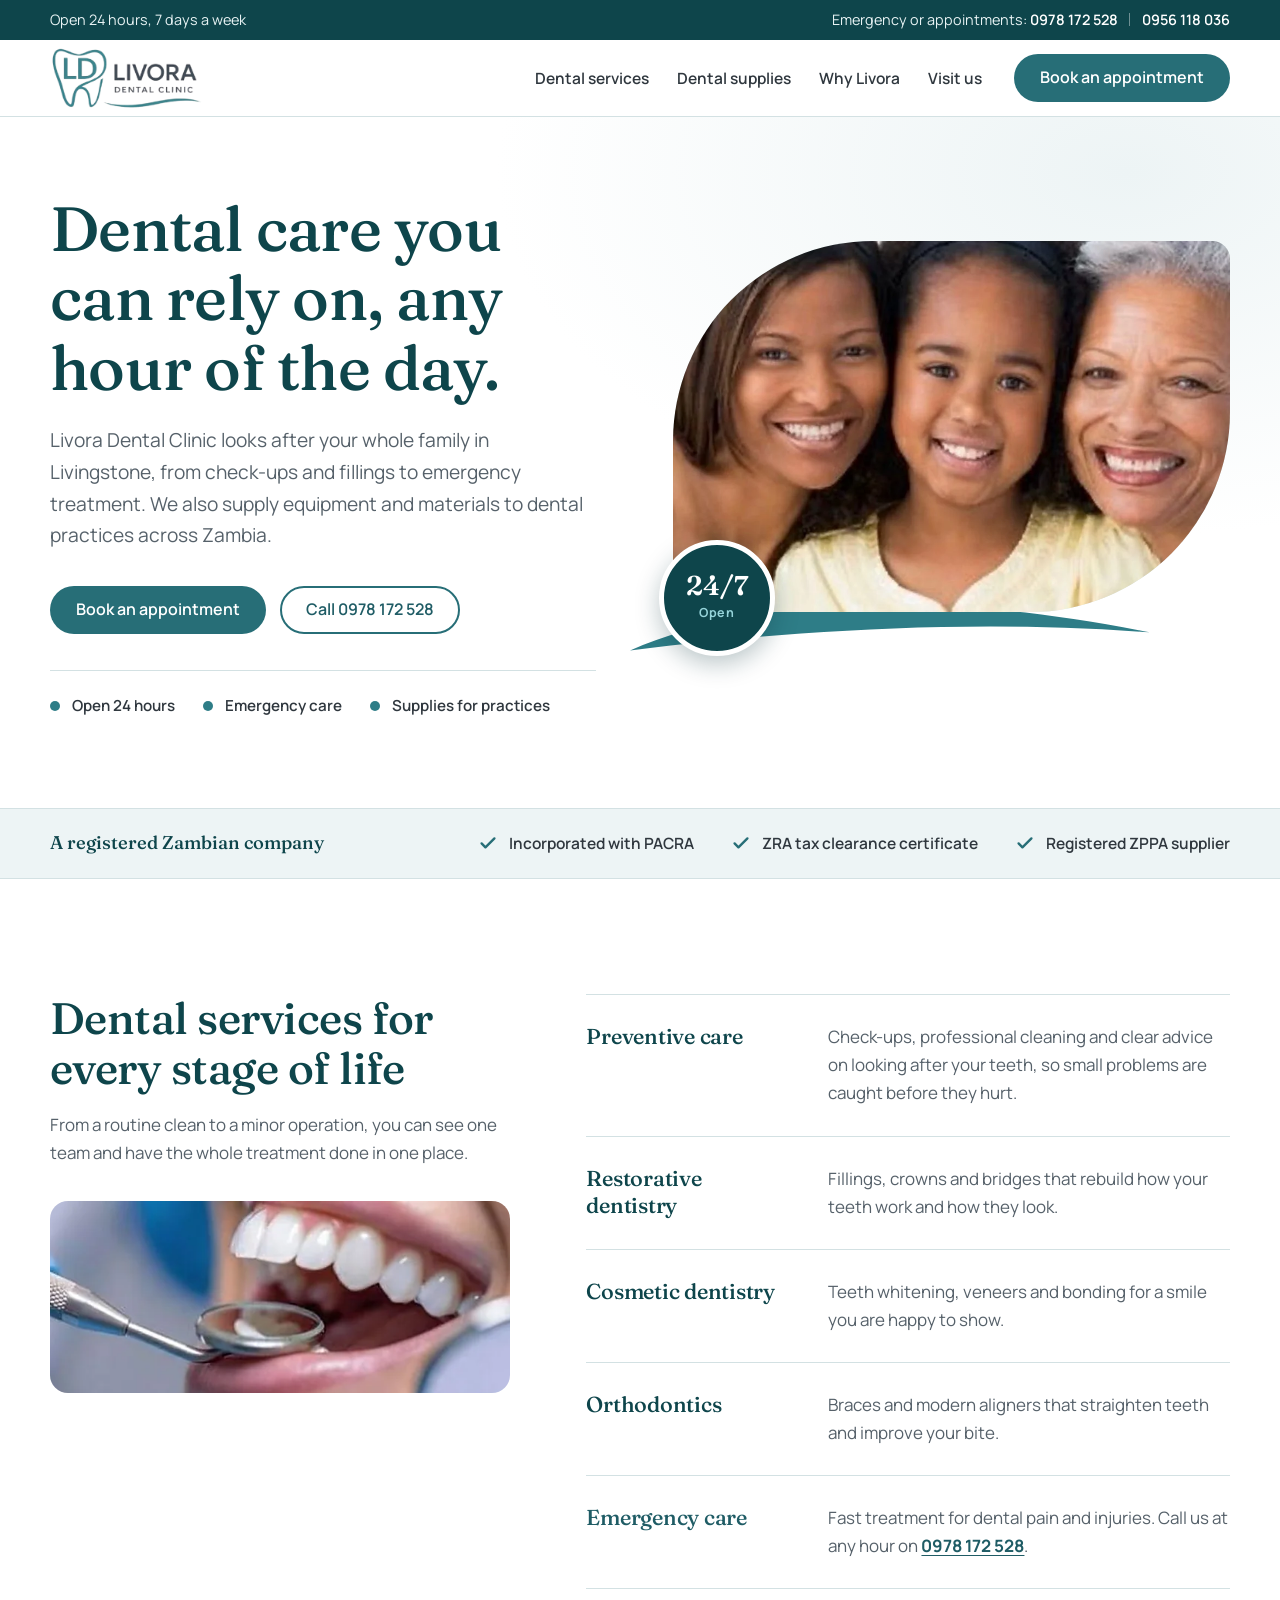
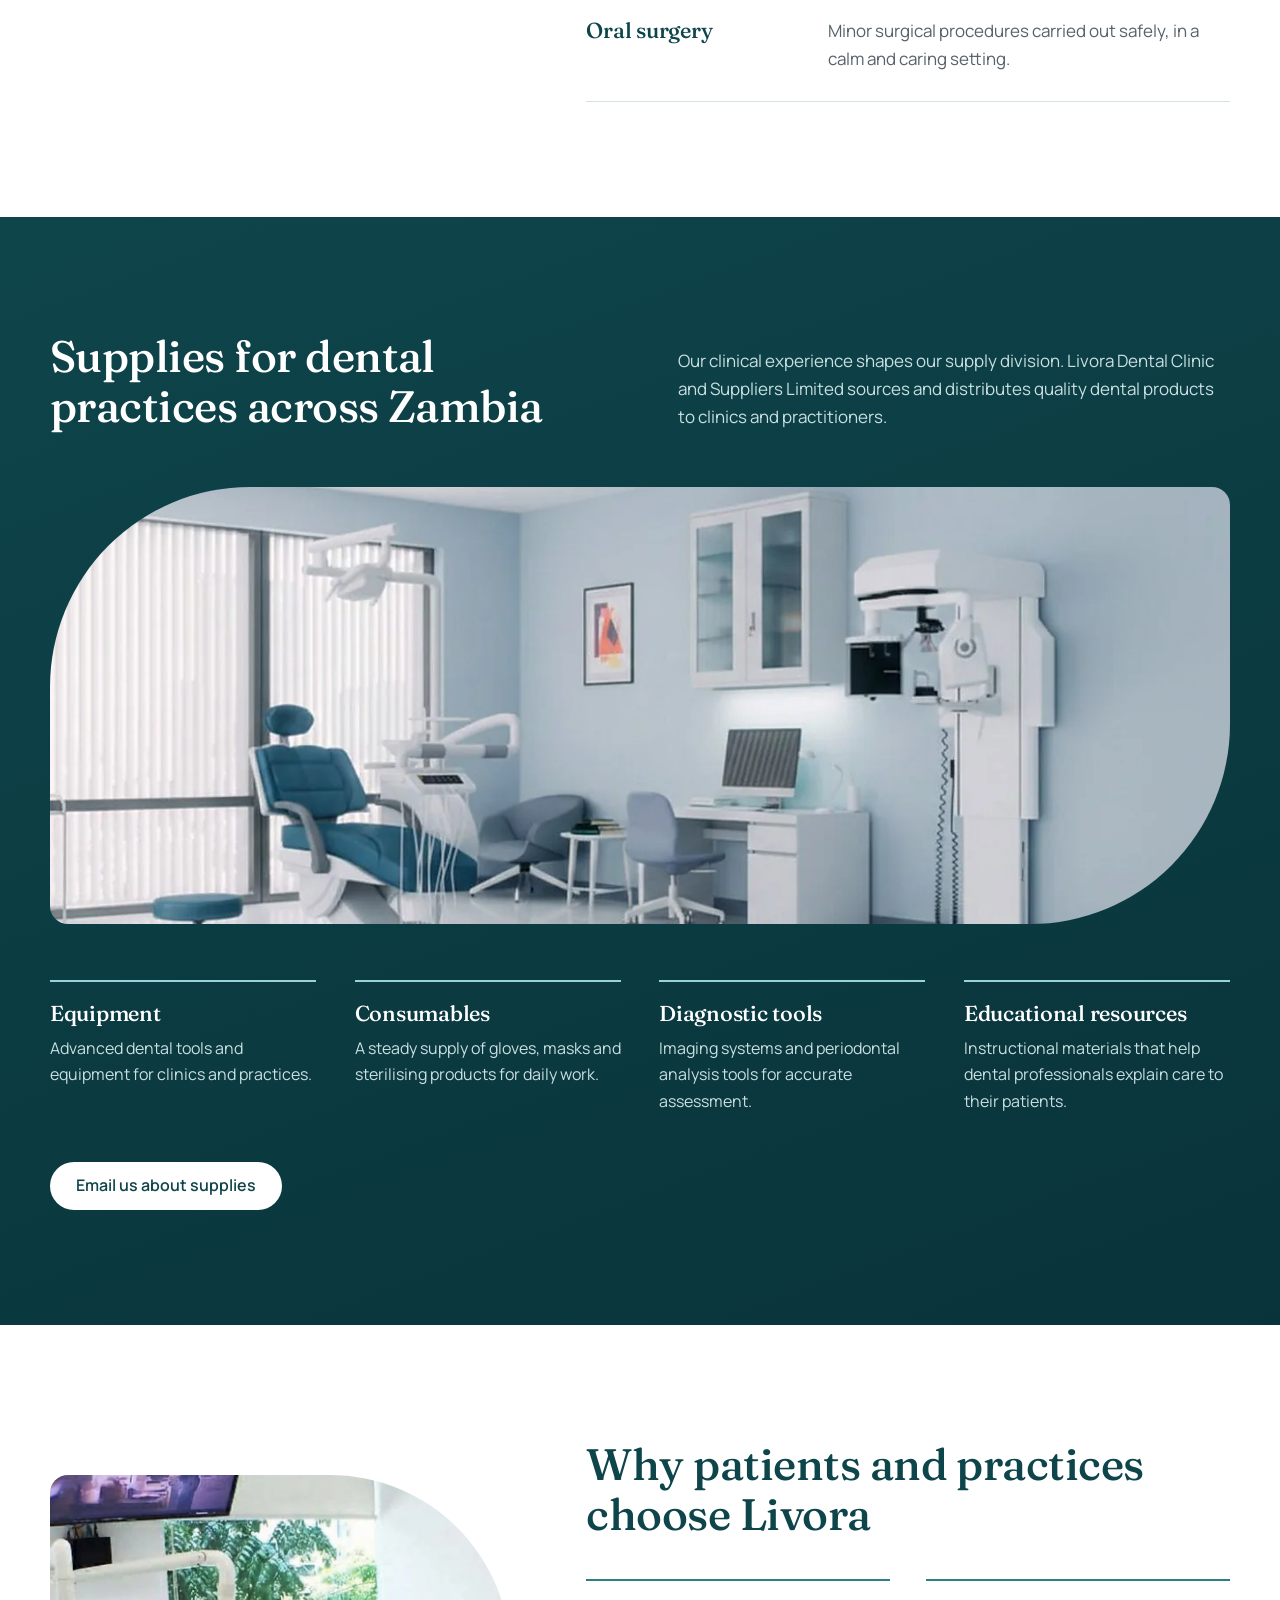
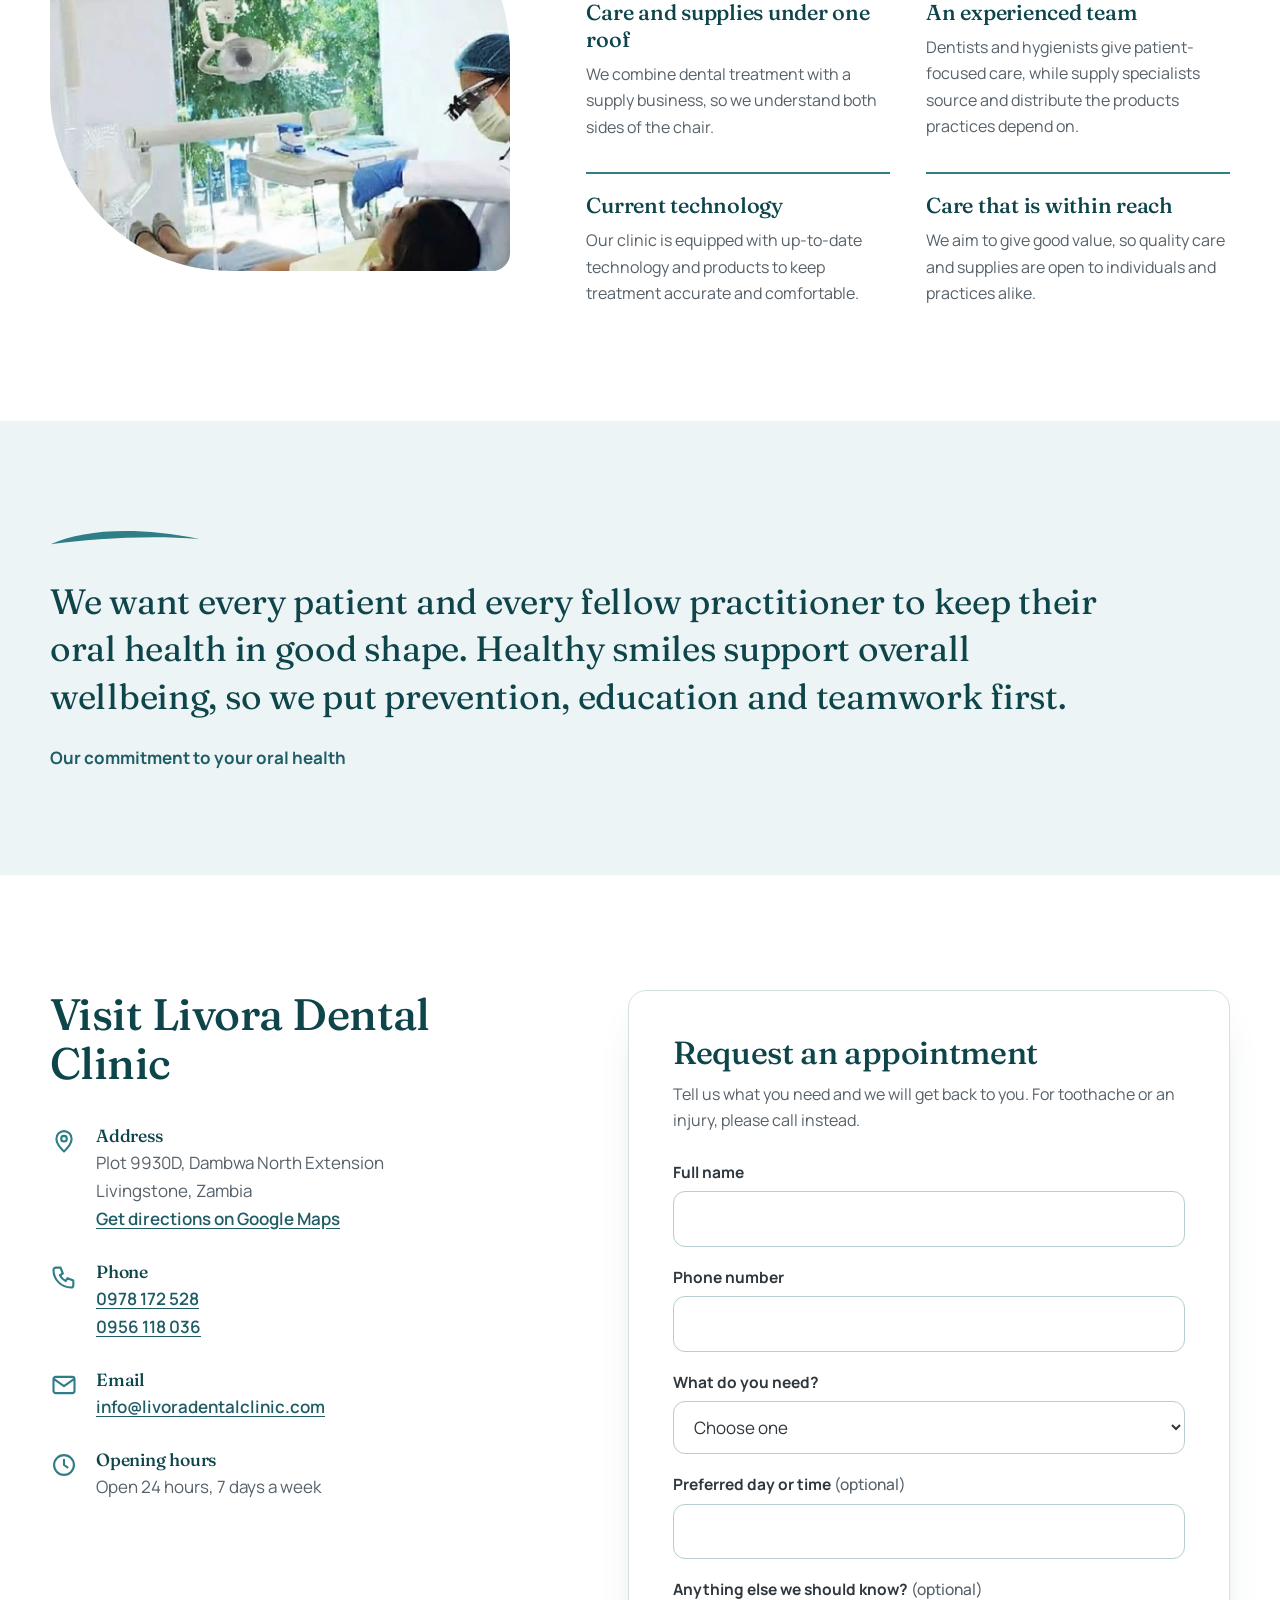
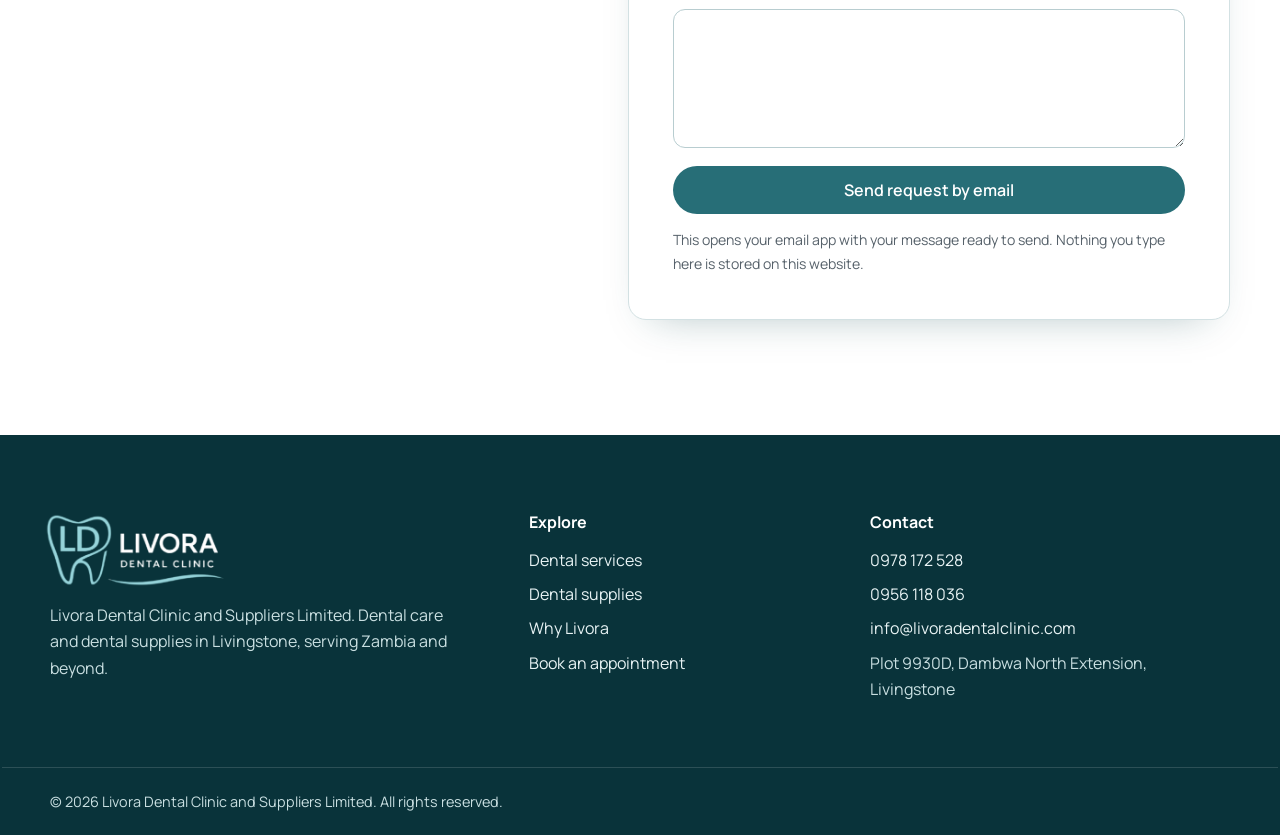
<file: index.html>
<!doctype html>
<html lang="en">
<head>
<meta charset="utf-8">
<meta name="viewport" content="width=device-width, initial-scale=1">
<meta http-equiv="Content-Security-Policy" content="default-src 'none'; script-src 'self'; style-src 'self'; img-src 'self'; font-src 'self'; manifest-src 'self'; base-uri 'none'; form-action 'none'">
<meta name="referrer" content="strict-origin-when-cross-origin">
<title>Livora Dental Clinic | Dentist and dental supplies in Livingstone, Zambia</title>
<meta name="description" content="Livora Dental Clinic in Livingstone offers check-ups, fillings, crowns, whitening, braces, emergency care and oral surgery, and supplies dental equipment and materials across Zambia. Open 24/7.">
<meta name="theme-color" content="#0e454b">
<meta property="og:type" content="website">
<meta property="og:title" content="Livora Dental Clinic, Livingstone">
<meta property="og:description" content="Dental care for the whole family and dental supplies for practices across Zambia. Open 24/7.">
<meta property="og:image" content="assets/img/og.jpg">
<meta name="twitter:card" content="summary_large_image">
<link rel="icon" type="image/png" sizes="32x32" href="assets/img/favicon-32.png">
<link rel="apple-touch-icon" href="assets/img/apple-touch-icon.png">
<link rel="preload" href="assets/fonts/manrope-latin-wght-normal.woff2" as="font" type="font/woff2" crossorigin>
<link rel="preload" href="assets/fonts/fraunces-latin-wght-normal.woff2" as="font" type="font/woff2" crossorigin>
<link rel="stylesheet" href="assets/css/styles.css">
<script src="assets/js/main.js" defer></script>
<script type="application/ld+json">
{
  "@context": "https://schema.org",
  "@type": "Dentist",
  "name": "Livora Dental Clinic",
  "legalName": "Livora Dental Clinic and Suppliers Limited",
  "email": "info@livoradentalclinic.com",
  "telephone": ["+260978172528", "+260956118036"],
  "address": {
    "@type": "PostalAddress",
    "streetAddress": "Plot 9930D, Dambwa North Extension",
    "addressLocality": "Livingstone",
    "addressRegion": "Southern Province",
    "addressCountry": "ZM"
  },
  "openingHoursSpecification": {
    "@type": "OpeningHoursSpecification",
    "dayOfWeek": ["Monday","Tuesday","Wednesday","Thursday","Friday","Saturday","Sunday"],
    "opens": "00:00",
    "closes": "23:59"
  }
}
</script>
</head>
<body>
<a class="skip" href="#main">Skip to content</a>

<div class="topbar">
  <div class="wrap topbar-in">
    <p class="topbar-open">Open 24 hours, 7 days a week</p>
    <p class="topbar-call"><span class="topbar-label">Emergency or appointments:</span>
      <a href="tel:+260978172528">0978 172 528</a>
      <span class="sep" aria-hidden="true"></span>
      <a href="tel:+260956118036">0956 118 036</a>
    </p>
  </div>
</div>

<header class="site-header">
  <div class="wrap header-in">
    <a class="brand" href="#top" aria-label="Livora Dental Clinic, home">
      <img src="assets/img/logo.png" width="398" height="165" alt="Livora Dental Clinic">
    </a>
    <button class="nav-toggle" id="nav-toggle" type="button" aria-expanded="false" aria-controls="site-nav">
      <span class="bars" aria-hidden="true"></span>
      <span class="sr-only">Open menu</span>
    </button>
    <nav class="site-nav" id="site-nav" aria-label="Main">
      <ul>
        <li><a href="#services">Dental services</a></li>
        <li><a href="#supplies">Dental supplies</a></li>
        <li><a href="#why">Why Livora</a></li>
        <li><a href="#visit">Visit us</a></li>
      </ul>
      <a class="btn btn-solid nav-cta" href="#book">Book an appointment</a>
    </nav>
  </div>
</header>

<main id="main">

<!-- Hero -->
<section class="hero" id="top">
  <div class="wrap hero-in">
    <div class="hero-copy">
      <h1>Dental care you can rely on, any hour of the day.</h1>
      <p class="lead">Livora Dental Clinic looks after your whole family in Livingstone, from check-ups and fillings to emergency treatment. We also supply equipment and materials to dental practices across Zambia.</p>
      <div class="actions">
        <a class="btn btn-solid" href="#book">Book an appointment</a>
        <a class="btn btn-line" href="tel:+260978172528">Call 0978 172 528</a>
      </div>
      <ul class="hero-facts">
        <li>Open 24 hours</li>
        <li>Emergency care</li>
        <li>Supplies for practices</li>
      </ul>
    </div>
    <div class="hero-media">
      <svg class="swoosh" viewBox="0 0 520 90" preserveAspectRatio="none" aria-hidden="true" focusable="false">
        <path d="M2 70 C 120 18, 300 8, 518 52 C 330 38, 150 52, 2 70 Z" fill="currentColor"/>
      </svg>
      <div class="hero-photo">
        <img src="assets/img/family.webp" width="1260" height="679" fetchpriority="high" alt="A mother, her daughter and her grandmother smiling together">
      </div>
      <div class="badge" role="img" aria-label="Open 24 hours, 7 days a week">
        <span class="badge-big">24/7</span>
        <span class="badge-small">Open</span>
      </div>
    </div>
  </div>
</section>

<!-- Credentials -->
<section class="trust" aria-label="Registrations">
  <div class="wrap trust-in">
    <p class="trust-lead">A registered Zambian company</p>
    <ul>
      <li><svg viewBox="0 0 24 24" aria-hidden="true" focusable="false"><path d="M5 12.5l4.2 4.2L19 7"/></svg>Incorporated with PACRA</li>
      <li><svg viewBox="0 0 24 24" aria-hidden="true" focusable="false"><path d="M5 12.5l4.2 4.2L19 7"/></svg>ZRA tax clearance certificate</li>
      <li><svg viewBox="0 0 24 24" aria-hidden="true" focusable="false"><path d="M5 12.5l4.2 4.2L19 7"/></svg>Registered ZPPA supplier</li>
    </ul>
  </div>
</section>

<!-- Services -->
<section class="section" id="services">
  <div class="wrap services-in">
    <div class="services-intro">
      <h2>Dental services for every stage of life</h2>
      <p>From a routine clean to a minor operation, you can see one team and have the whole treatment done in one place.</p>
      <img class="rounded-wide" src="assets/img/dental-care.webp" width="1001" height="257" loading="lazy" alt="A dentist examining a patient's teeth with a mirror">
    </div>
    <div class="services-list">
      <article class="svc">
        <h3>Preventive care</h3>
        <p>Check-ups, professional cleaning and clear advice on looking after your teeth, so small problems are caught before they hurt.</p>
      </article>
      <article class="svc">
        <h3>Restorative dentistry</h3>
        <p>Fillings, crowns and bridges that rebuild how your teeth work and how they look.</p>
      </article>
      <article class="svc">
        <h3>Cosmetic dentistry</h3>
        <p>Teeth whitening, veneers and bonding for a smile you are happy to show.</p>
      </article>
      <article class="svc">
        <h3>Orthodontics</h3>
        <p>Braces and modern aligners that straighten teeth and improve your bite.</p>
      </article>
      <article class="svc svc-urgent">
        <h3>Emergency care</h3>
        <p>Fast treatment for dental pain and injuries. Call us at any hour on <a href="tel:+260978172528">0978 172 528</a>.</p>
      </article>
      <article class="svc">
        <h3>Oral surgery</h3>
        <p>Minor surgical procedures carried out safely, in a calm and caring setting.</p>
      </article>
    </div>
  </div>
</section>

<!-- Supplies -->
<section class="section section-deep" id="supplies">
  <div class="wrap">
    <div class="supplies-head">
      <h2>Supplies for dental practices across Zambia</h2>
      <p>Our clinical experience shapes our supply division. Livora Dental Clinic and Suppliers Limited sources and distributes quality dental products to clinics and practitioners.</p>
    </div>
    <img class="rounded-wide supplies-img" src="assets/img/clinic-room.webp" width="1392" height="495" loading="lazy" alt="A modern dental treatment room with a patient chair, imaging unit and workstation">
    <div class="supplies-cols">
      <div>
        <h3>Equipment</h3>
        <p>Advanced dental tools and equipment for clinics and practices.</p>
      </div>
      <div>
        <h3>Consumables</h3>
        <p>A steady supply of gloves, masks and sterilising products for daily work.</p>
      </div>
      <div>
        <h3>Diagnostic tools</h3>
        <p>Imaging systems and periodontal analysis tools for accurate assessment.</p>
      </div>
      <div>
        <h3>Educational resources</h3>
        <p>Instructional materials that help dental professionals explain care to their patients.</p>
      </div>
    </div>
    <p class="supplies-cta"><a class="btn btn-light" href="mailto:info@livoradentalclinic.com?subject=Dental%20supplies%20enquiry">Email us about supplies</a></p>
  </div>
</section>

<!-- Why Livora -->
<section class="section" id="why">
  <div class="wrap why-in">
    <div class="why-media">
      <img class="rounded-diag" src="assets/img/clinician.webp" width="1038" height="819" loading="lazy" alt="A dentist wearing a headlamp and mask treating a patient in a bright, tree-lined treatment room">
    </div>
    <div class="why-copy">
      <h2>Why patients and practices choose Livora</h2>
      <div class="why-list">
        <div>
          <h3>Care and supplies under one roof</h3>
          <p>We combine dental treatment with a supply business, so we understand both sides of the chair.</p>
        </div>
        <div>
          <h3>An experienced team</h3>
          <p>Dentists and hygienists give patient-focused care, while supply specialists source and distribute the products practices depend on.</p>
        </div>
        <div>
          <h3>Current technology</h3>
          <p>Our clinic is equipped with up-to-date technology and products to keep treatment accurate and comfortable.</p>
        </div>
        <div>
          <h3>Care that is within reach</h3>
          <p>We aim to give good value, so quality care and supplies are open to individuals and practices alike.</p>
        </div>
      </div>
    </div>
  </div>
</section>

<!-- Commitment -->
<section class="commit">
  <div class="wrap">
    <svg class="swoosh swoosh-sm" viewBox="0 0 520 90" preserveAspectRatio="none" aria-hidden="true" focusable="false">
      <path d="M2 70 C 120 18, 300 8, 518 52 C 330 38, 150 52, 2 70 Z" fill="currentColor"/>
    </svg>
    <p class="commit-text">We want every patient and every fellow practitioner to keep their oral health in good shape. Healthy smiles support overall wellbeing, so we put prevention, education and teamwork first.</p>
    <p class="commit-by">Our commitment to your oral health</p>
  </div>
</section>

<!-- Visit and book -->
<section class="section" id="visit">
  <div class="wrap visit-in">
    <div class="visit-info">
      <h2>Visit Livora Dental Clinic</h2>
      <ul class="contact-list">
        <li>
          <svg viewBox="0 0 24 24" aria-hidden="true" focusable="false"><path d="M12 21s-6.5-5.6-6.5-11a6.5 6.5 0 0113 0c0 5.4-6.5 11-6.5 11z"/><circle cx="12" cy="10" r="2.4"/></svg>
          <div>
            <h3>Address</h3>
            <p>Plot 9930D, Dambwa North Extension<br>Livingstone, Zambia</p>
            <p><a href="https://www.google.com/maps/search/?api=1&amp;query=Plot%209930D%20Dambwa%20North%20Extension%20Livingstone%20Zambia" target="_blank" rel="noopener noreferrer">Get directions on Google Maps</a></p>
          </div>
        </li>
        <li>
          <svg viewBox="0 0 24 24" aria-hidden="true" focusable="false"><path d="M5 4h4l2 5-2.5 1.5a11 11 0 005 5L15 13l5 2v4a2 2 0 01-2 2A15 15 0 013 6a2 2 0 012-2z"/></svg>
          <div>
            <h3>Phone</h3>
            <p><a href="tel:+260978172528">0978 172 528</a><br><a href="tel:+260956118036">0956 118 036</a></p>
          </div>
        </li>
        <li>
          <svg viewBox="0 0 24 24" aria-hidden="true" focusable="false"><rect x="3" y="5" width="18" height="14" rx="2"/><path d="M3.5 7l8.5 6 8.5-6"/></svg>
          <div>
            <h3>Email</h3>
            <p><a href="mailto:info@livoradentalclinic.com">info@livoradentalclinic.com</a></p>
          </div>
        </li>
        <li>
          <svg viewBox="0 0 24 24" aria-hidden="true" focusable="false"><circle cx="12" cy="12" r="8.5"/><path d="M12 7.5V12l3 2"/></svg>
          <div>
            <h3>Opening hours</h3>
            <p>Open 24 hours, 7 days a week</p>
          </div>
        </li>
      </ul>
    </div>

    <div class="visit-form" id="book">
      <h2 class="form-title">Request an appointment</h2>
      <p class="form-note">Tell us what you need and we will get back to you. For toothache or an injury, please call instead.</p>
      <form id="book-form" novalidate autocomplete="on">
        <div class="field">
          <label for="f-name">Full name</label>
          <input id="f-name" name="name" type="text" maxlength="80" autocomplete="name" required aria-describedby="e-name">
          <p class="field-error" id="e-name" hidden></p>
        </div>
        <div class="field">
          <label for="f-phone">Phone number</label>
          <input id="f-phone" name="phone" type="tel" maxlength="20" autocomplete="tel" inputmode="tel" required aria-describedby="e-phone">
          <p class="field-error" id="e-phone" hidden></p>
        </div>
        <div class="field">
          <label for="f-reason">What do you need?</label>
          <select id="f-reason" name="reason" required aria-describedby="e-reason">
            <option value="">Choose one</option>
            <option>Check-up and cleaning</option>
            <option>Toothache or dental emergency</option>
            <option>Fillings, crowns or bridges</option>
            <option>Whitening or cosmetic treatment</option>
            <option>Braces or aligners</option>
            <option>Tooth removal or oral surgery</option>
            <option>Dental supplies enquiry</option>
            <option>Something else</option>
          </select>
          <p class="field-error" id="e-reason" hidden></p>
        </div>
        <div class="field">
          <label for="f-when">Preferred day or time <span class="optional">(optional)</span></label>
          <input id="f-when" name="when" type="text" maxlength="60" aria-describedby="e-when">
          <p class="field-error" id="e-when" hidden></p>
        </div>
        <div class="field">
          <label for="f-msg">Anything else we should know? <span class="optional">(optional)</span></label>
          <textarea id="f-msg" name="message" rows="4" maxlength="600" aria-describedby="e-msg"></textarea>
          <p class="field-error" id="e-msg" hidden></p>
        </div>
        <button class="btn btn-solid btn-block" type="submit">Send request by email</button>
        <p class="form-status" id="form-status" role="status" aria-live="polite" hidden></p>
        <p class="form-privacy">This opens your email app with your message ready to send. Nothing you type here is stored on this website.</p>
      </form>
      <noscript><p class="form-note">To request an appointment, email <a href="mailto:info@livoradentalclinic.com">info@livoradentalclinic.com</a> or call 0978 172 528.</p></noscript>
    </div>
  </div>
</section>

</main>

<footer class="site-footer">
  <div class="wrap footer-in">
    <div class="footer-brand">
      <img src="assets/img/logo-light.png" width="398" height="165" alt="Livora Dental Clinic">
      <p>Livora Dental Clinic and Suppliers Limited. Dental care and dental supplies in Livingstone, serving Zambia and beyond.</p>
    </div>
    <div>
      <h2 class="footer-h">Explore</h2>
      <ul>
        <li><a href="#services">Dental services</a></li>
        <li><a href="#supplies">Dental supplies</a></li>
        <li><a href="#why">Why Livora</a></li>
        <li><a href="#book">Book an appointment</a></li>
      </ul>
    </div>
    <div>
      <h2 class="footer-h">Contact</h2>
      <ul>
        <li><a href="tel:+260978172528">0978 172 528</a></li>
        <li><a href="tel:+260956118036">0956 118 036</a></li>
        <li><a href="mailto:info@livoradentalclinic.com">info@livoradentalclinic.com</a></li>
        <li>Plot 9930D, Dambwa North Extension, Livingstone</li>
      </ul>
    </div>
  </div>
  <div class="wrap footer-base">
    <p>&copy; 2026 Livora Dental Clinic and Suppliers Limited. All rights reserved.</p>
  </div>
</footer>

<div class="mobile-bar">
  <a class="btn btn-line" href="tel:+260978172528">Call now</a>
  <a class="btn btn-solid" href="#book">Book online</a>
</div>

</body>
</html>
</file>
<file: assets/css/styles.css>
/* Livora Dental Clinic — styles. Colours are taken from the logo (teal tooth and swoosh, charcoal wordmark) and the profile's deep-teal waves. */

@font-face{font-family:"Fraunces";src:url("../fonts/fraunces-latin-wght-normal.woff2") format("woff2");font-weight:100 900;font-style:normal;font-display:swap}
@font-face{font-family:"Manrope";src:url("../fonts/manrope-latin-wght-normal.woff2") format("woff2");font-weight:200 800;font-style:normal;font-display:swap}

:root{
  --teal:#2e7d87;
  --teal-600:#276e77;
  --teal-700:#1f5c65;
  --deep:#0e454b;
  --deeper:#09333a;
  --ink:#2f373e;
  --ink-soft:#56616a;
  --mist:#edf4f5;
  --mist-2:#dceaec;
  --line:#d3e1e3;
  --sky:#96d4da;
  --white:#fff;
  --wrap:1180px;
  --gutter:clamp(20px,5vw,48px);
  --serif:"Fraunces",Georgia,"Times New Roman",serif;
  --sans:"Manrope",system-ui,-apple-system,"Segoe UI",Roboto,Arial,sans-serif;
  --ease:cubic-bezier(.2,.7,.2,1);
}

*,*::before,*::after{box-sizing:border-box}
html{scroll-behavior:smooth;scroll-padding-top:96px;-webkit-text-size-adjust:100%}
body{margin:0;font-family:var(--sans);font-size:1.0625rem;line-height:1.65;color:var(--ink);background:var(--white);-webkit-font-smoothing:antialiased}
img,svg{display:block;max-width:100%}
img{height:auto}
h1,h2,h3,p,ul{margin:0}
ul{padding:0;list-style:none}
a{color:var(--teal-700);text-underline-offset:3px}
a:hover{color:var(--deep)}
[hidden]{display:none!important}

:focus-visible{outline:3px solid var(--teal);outline-offset:3px;border-radius:4px}
.section-deep :focus-visible,.site-footer :focus-visible,.topbar :focus-visible{outline-color:var(--sky)}

.wrap{width:100%;max-width:calc(var(--wrap) + var(--gutter)*2);margin-inline:auto;padding-inline:var(--gutter)}
.sr-only{position:absolute;width:1px;height:1px;margin:-1px;padding:0;overflow:hidden;clip:rect(0 0 0 0);white-space:nowrap;border:0}
.skip{position:absolute;left:12px;top:-60px;z-index:100;background:var(--deep);color:#fff;padding:10px 16px;border-radius:8px;text-decoration:none}
.skip:focus{top:12px}

/* Type */
h1,h2,h3{font-family:var(--serif);font-weight:500;color:var(--deep);letter-spacing:-.012em;line-height:1.12}
h1{font-size:clamp(2.35rem,5.2vw,3.9rem)}
h2{font-size:clamp(1.9rem,3.6vw,2.75rem)}
h3{font-size:1.35rem;line-height:1.25}
.lead{font-size:clamp(1.08rem,1.5vw,1.22rem);color:var(--ink-soft);max-width:36em}

/* Buttons */
.btn{display:inline-flex;align-items:center;justify-content:center;gap:.5em;min-height:48px;padding:.7em 1.5em;border-radius:999px;font:600 1rem/1.2 var(--sans);text-decoration:none;border:2px solid transparent;cursor:pointer;transition:background-color .2s var(--ease),color .2s var(--ease),border-color .2s var(--ease)}
.btn-solid{background:var(--teal-600);color:#fff}
.btn-solid:hover{background:var(--deep);color:#fff}
.btn-line{border-color:var(--teal-600);color:var(--teal-700);background:transparent}
.btn-line:hover{background:var(--mist);color:var(--deep)}
.btn-light{background:#fff;color:var(--deep)}
.btn-light:hover{background:var(--mist-2);color:var(--deep)}
.btn-block{width:100%}

/* Top bar */
.topbar{background:var(--deep);color:#e8f3f4;font-size:.9rem}
.topbar-in{display:flex;justify-content:space-between;gap:8px 24px;flex-wrap:wrap;padding-block:8px}
.topbar a{color:#fff;font-weight:600;text-decoration:none}
.topbar a:hover{text-decoration:underline}
.topbar .sep{display:inline-block;width:1px;height:.9em;background:rgba(255,255,255,.4);margin:0 .6em;vertical-align:-1px}

/* Header */
.site-header{position:sticky;top:0;z-index:50;background:rgba(255,255,255,.96);border-bottom:1px solid var(--line);backdrop-filter:saturate(1.2) blur(8px)}
.header-in{display:flex;align-items:center;justify-content:space-between;gap:24px;min-height:76px}
.brand img{width:auto;height:64px;margin-block:-4px}
.site-nav{display:flex;align-items:center;gap:32px}
.site-nav ul{display:flex;gap:28px}
.site-nav ul a{color:var(--ink);font-weight:600;font-size:.97rem;text-decoration:none;padding:.4em 0;border-bottom:2px solid transparent}
.site-nav ul a:hover{color:var(--teal-700);border-bottom-color:var(--teal)}
.nav-toggle{display:none}

/* Hero */
.hero{position:relative;padding-block:clamp(40px,6vw,88px) clamp(56px,7vw,104px);background:
  radial-gradient(900px 520px at 88% 8%,var(--mist) 0,rgba(237,244,245,0) 70%)}
.hero-in{display:grid;grid-template-columns:minmax(0,1fr) minmax(0,1.02fr);gap:clamp(32px,6vw,80px);align-items:center}
.hero-copy h1{max-width:13em}
.hero-copy .lead{margin-top:22px}
.actions{display:flex;flex-wrap:wrap;gap:14px;margin-top:34px}
.hero-facts{display:flex;flex-wrap:wrap;gap:8px 28px;margin-top:36px;padding-top:22px;border-top:1px solid var(--line);font-size:.95rem;font-weight:600;color:var(--ink)}
.hero-facts li{position:relative;padding-left:22px}
.hero-facts li::before{content:"";position:absolute;left:0;top:.55em;width:10px;height:10px;border-radius:50%;background:var(--teal)}

.hero-media{position:relative;padding-bottom:58px}
.hero-photo{position:relative;z-index:1;border-radius:200px 18px 200px 18px;overflow:hidden;aspect-ratio:1.5/1;background:var(--mist-2)}
.hero-photo img{width:100%;height:100%;object-fit:cover;object-position:50% 40%}
.swoosh{position:absolute;color:var(--teal);width:94%;height:auto;aspect-ratio:520/90;left:-8%;bottom:0;z-index:0}
.badge{position:absolute;z-index:2;left:-14px;bottom:14px;width:116px;height:116px;border-radius:50%;background:var(--deep);color:#fff;display:grid;place-content:center;text-align:center;border:5px solid #fff;box-shadow:0 8px 24px rgba(9,51,58,.28)}
.badge-big{font:600 1.7rem/1 var(--serif)}
.badge-small{font-size:.78rem;font-weight:700;letter-spacing:.06em;color:var(--sky);margin-top:4px}

/* Trust */
.trust{background:var(--mist);border-block:1px solid var(--line)}
.trust-in{display:flex;flex-wrap:wrap;align-items:center;justify-content:space-between;gap:12px 40px;padding-block:22px}
.trust-lead{font:500 1.15rem/1.3 var(--serif);color:var(--deep)}
.trust ul{display:flex;flex-wrap:wrap;gap:10px 36px}
.trust li{display:flex;align-items:center;gap:10px;font-weight:600;font-size:.97rem}
.trust svg{width:22px;height:22px;flex:none;fill:none;stroke:var(--teal-600);stroke-width:2.6;stroke-linecap:round;stroke-linejoin:round}

/* Sections */
.section{padding-block:clamp(64px,9vw,120px)}
.section-deep{background:linear-gradient(160deg,var(--deep) 0,var(--deeper) 100%);color:#e4f0f1}
.section-deep h2,.section-deep h3{color:#fff}

/* Services */
.services-in{display:grid;grid-template-columns:minmax(0,5fr) minmax(0,7fr);gap:clamp(32px,6vw,88px);align-items:start}
.services-intro{position:sticky;top:112px}
.services-intro p{margin-top:18px;color:var(--ink-soft);max-width:30em}
.rounded-wide{width:100%;border-radius:18px}
.services-intro .rounded-wide{margin-top:34px;aspect-ratio:2.4/1;object-fit:cover}
.svc{display:grid;grid-template-columns:minmax(0,210px) minmax(0,1fr);gap:8px 32px;padding:28px 0;border-top:1px solid var(--line)}
.svc:last-child{border-bottom:1px solid var(--line)}
.svc p{color:var(--ink-soft)}
.svc-urgent h3{color:var(--teal-700)}
.svc-urgent p a{font-weight:700}

/* Supplies */
.supplies-head{display:grid;grid-template-columns:minmax(0,1fr) minmax(0,1fr);gap:24px clamp(32px,6vw,88px);align-items:end}
.supplies-head p{color:#c9dfe1;max-width:36em}
.supplies-img{margin-top:clamp(32px,5vw,56px);aspect-ratio:2.7/1;object-fit:cover;object-position:50% 60%;border-radius:200px 18px 200px 18px}
.supplies-cols{display:grid;grid-template-columns:repeat(4,minmax(0,1fr));gap:28px clamp(20px,3vw,40px);margin-top:clamp(32px,5vw,56px)}
.supplies-cols>div{padding-top:18px;border-top:2px solid var(--sky)}
.supplies-cols p{margin-top:8px;color:#c9dfe1;font-size:1rem}
.supplies-cta{margin-top:clamp(32px,5vw,48px)}

/* Why */
.why-in{display:grid;grid-template-columns:minmax(0,5fr) minmax(0,7fr);gap:clamp(32px,6vw,88px);align-items:center}
.rounded-diag{width:100%;aspect-ratio:1.16/1;object-fit:cover;border-radius:18px 180px 18px 180px}
.why-copy h2{max-width:14em}
.why-list{display:grid;grid-template-columns:repeat(2,minmax(0,1fr));gap:32px 36px;margin-top:40px}
.why-list>div{padding-top:18px;border-top:2px solid var(--teal)}
.why-list p{margin-top:8px;color:var(--ink-soft);font-size:1rem}

/* Commitment */
.commit{background:var(--mist);padding-block:clamp(64px,8vw,104px);text-align:left}
.swoosh-sm{position:static;width:150px;margin-bottom:28px}
.commit-text{font:400 clamp(1.5rem,3vw,2.2rem)/1.35 var(--serif);color:var(--deep);max-width:30em;letter-spacing:-.008em}
.commit-by{margin-top:24px;font-weight:700;color:var(--teal-700)}

/* Visit */
.visit-in{display:grid;grid-template-columns:minmax(0,5fr) minmax(0,6fr);gap:clamp(32px,6vw,88px);align-items:start}
.contact-list{margin-top:36px;display:grid;gap:28px}
.contact-list li{display:flex;gap:18px}
.contact-list svg{width:28px;height:28px;flex:none;margin-top:2px;fill:none;stroke:var(--teal);stroke-width:1.8;stroke-linecap:round;stroke-linejoin:round}
.contact-list h3{font-size:1.1rem;margin-bottom:2px}
.contact-list p{color:var(--ink-soft)}
.contact-list a{font-weight:600}

.visit-form{background:#fff;border:1px solid var(--line);border-radius:18px;padding:clamp(24px,4vw,44px);box-shadow:0 18px 40px -24px rgba(14,69,75,.35)}
.form-title{font-size:clamp(1.6rem,2.6vw,2rem)}
.form-note{margin-top:10px;color:var(--ink-soft);font-size:1rem}
form{margin-top:26px}
.field{margin-bottom:18px}
label{display:block;font-weight:700;font-size:.97rem;margin-bottom:6px;color:var(--ink)}
.optional{font-weight:500;color:var(--ink-soft)}
input,select,textarea{display:block;width:100%;font:inherit;color:var(--ink);background:#fff;border:1.5px solid #b8cdd0;border-radius:12px;padding:.75em .9em;min-height:50px;transition:border-color .15s var(--ease),box-shadow .15s var(--ease)}
textarea{min-height:120px;resize:vertical}
input:hover,select:hover,textarea:hover{border-color:var(--teal)}
input:focus,select:focus,textarea:focus{outline:none;border-color:var(--teal);box-shadow:0 0 0 4px rgba(46,125,135,.22)}
.field.has-error input,.field.has-error select,.field.has-error textarea{border-color:#b3261e}
.field-error{margin-top:6px;color:#a3231b;font-size:.92rem;font-weight:600}
.form-status{margin-top:16px;padding:14px 16px;border-radius:12px;background:var(--mist);color:var(--deep);font-weight:600;font-size:.97rem}
.form-privacy{margin-top:14px;font-size:.88rem;color:var(--ink-soft)}

/* Footer */
.site-footer{background:var(--deeper);color:#c9dfe1;padding-top:clamp(48px,6vw,80px);font-size:1rem}
.footer-in{display:grid;grid-template-columns:minmax(0,1.5fr) minmax(0,1fr) minmax(0,1.3fr);gap:36px clamp(28px,5vw,72px)}
.footer-brand img{width:auto;height:76px;margin-left:-6px}
.footer-brand p{margin-top:14px;max-width:26em}
.footer-h{font:700 1rem/1.3 var(--sans);color:#fff;letter-spacing:0;margin-bottom:14px}
.site-footer li{margin-bottom:8px}
.site-footer a{color:#e8f3f4;text-decoration:none}
.site-footer a:hover{color:#fff;text-decoration:underline}
.footer-base{margin-top:clamp(36px,5vw,56px);padding-block:22px;border-top:1px solid rgba(255,255,255,.14);font-size:.9rem}

/* Mobile action bar */
.mobile-bar{display:none}

/* One orchestrated page-load moment */
@media (prefers-reduced-motion:no-preference){
  .hero-photo{animation:reveal 1s var(--ease) both}
  .swoosh{animation:draw 1.1s .15s var(--ease) both}
  .badge{animation:pop .7s .55s var(--ease) both}
  @keyframes reveal{from{clip-path:inset(0 0 0 100%);opacity:.4}to{clip-path:inset(0 0 0 0);opacity:1}}
  @keyframes draw{from{transform:translateX(-8%);opacity:0}to{transform:none;opacity:1}}
  @keyframes pop{from{transform:scale(.6);opacity:0}to{transform:none;opacity:1}}
}
@media (prefers-reduced-motion:reduce){html{scroll-behavior:auto}}

/* Tablet */
@media (max-width:1000px){
  .hero-in,.services-in,.why-in,.visit-in{grid-template-columns:minmax(0,1fr)}
  .services-intro{position:static}
  .supplies-head{grid-template-columns:minmax(0,1fr)}
  .supplies-cols{grid-template-columns:repeat(2,minmax(0,1fr))}
  .hero-copy h1{max-width:16em}
  .why-media{order:2}
  .footer-in{grid-template-columns:minmax(0,1fr) minmax(0,1fr)}
  .footer-brand{grid-column:1/-1}
}

/* Mobile nav */
@media (max-width:860px){
  .brand img{height:56px}
  .nav-toggle{display:inline-flex;align-items:center;justify-content:center;width:48px;height:48px;border:1.5px solid var(--line);border-radius:12px;background:#fff;cursor:pointer}
  .nav-toggle .bars,.nav-toggle .bars::before,.nav-toggle .bars::after{display:block;width:20px;height:2px;background:var(--deep);border-radius:2px;position:relative;content:""}
  .nav-toggle .bars::before{position:absolute;top:-6px;left:0}
  .nav-toggle .bars::after{position:absolute;top:6px;left:0}
  .site-nav{display:flex;flex-direction:column;align-items:stretch;gap:16px;position:absolute;left:0;right:0;top:100%;background:#fff;border-bottom:1px solid var(--line);padding:12px var(--gutter) 24px;box-shadow:0 18px 30px -20px rgba(9,51,58,.4)}
  .site-nav ul{flex-direction:column;gap:0}
  .site-nav ul a{display:block;padding:14px 0;border-bottom:1px solid var(--line);font-size:1.05rem}
  .js .site-nav{display:none}
  .js .site-nav.is-open{display:flex}
  .header-in{position:relative}
}

@media (max-width:640px){
  body{font-size:1rem;padding-bottom:76px}
  .topbar-in{justify-content:center;text-align:center}
  .topbar-open,.topbar-label{display:none}
  .hero-photo{border-radius:120px 14px 120px 14px;aspect-ratio:1.25/1}
  .badge{width:96px;height:96px;left:-6px}
  .badge-big{font-size:1.4rem}
  .actions .btn{flex:1 1 100%}
  .svc{grid-template-columns:minmax(0,1fr)}
  .supplies-cols,.why-list{grid-template-columns:minmax(0,1fr)}
  .supplies-img{border-radius:80px 14px 80px 14px;aspect-ratio:1.6/1}
  .rounded-diag{border-radius:14px 110px 14px 110px}
  .footer-in{grid-template-columns:minmax(0,1fr)}
  .trust-in{flex-direction:column;align-items:flex-start}
  .mobile-bar{display:grid;grid-template-columns:1fr 1fr;gap:10px;position:fixed;left:0;right:0;bottom:0;z-index:60;padding:10px 14px calc(10px + env(safe-area-inset-bottom));background:rgba(255,255,255,.97);border-top:1px solid var(--line)}
  .mobile-bar .btn{min-height:50px}
}

@media print{
  .topbar,.site-header,.mobile-bar,.nav-toggle{display:none}
  .section-deep{background:#fff;color:#000}
}

/* 404 page */
.nf{min-height:100vh;display:flex;flex-direction:column;justify-content:center;align-items:flex-start;gap:18px;padding-block:48px}
.nf img{height:84px;width:auto;margin-left:-6px}
</file>
